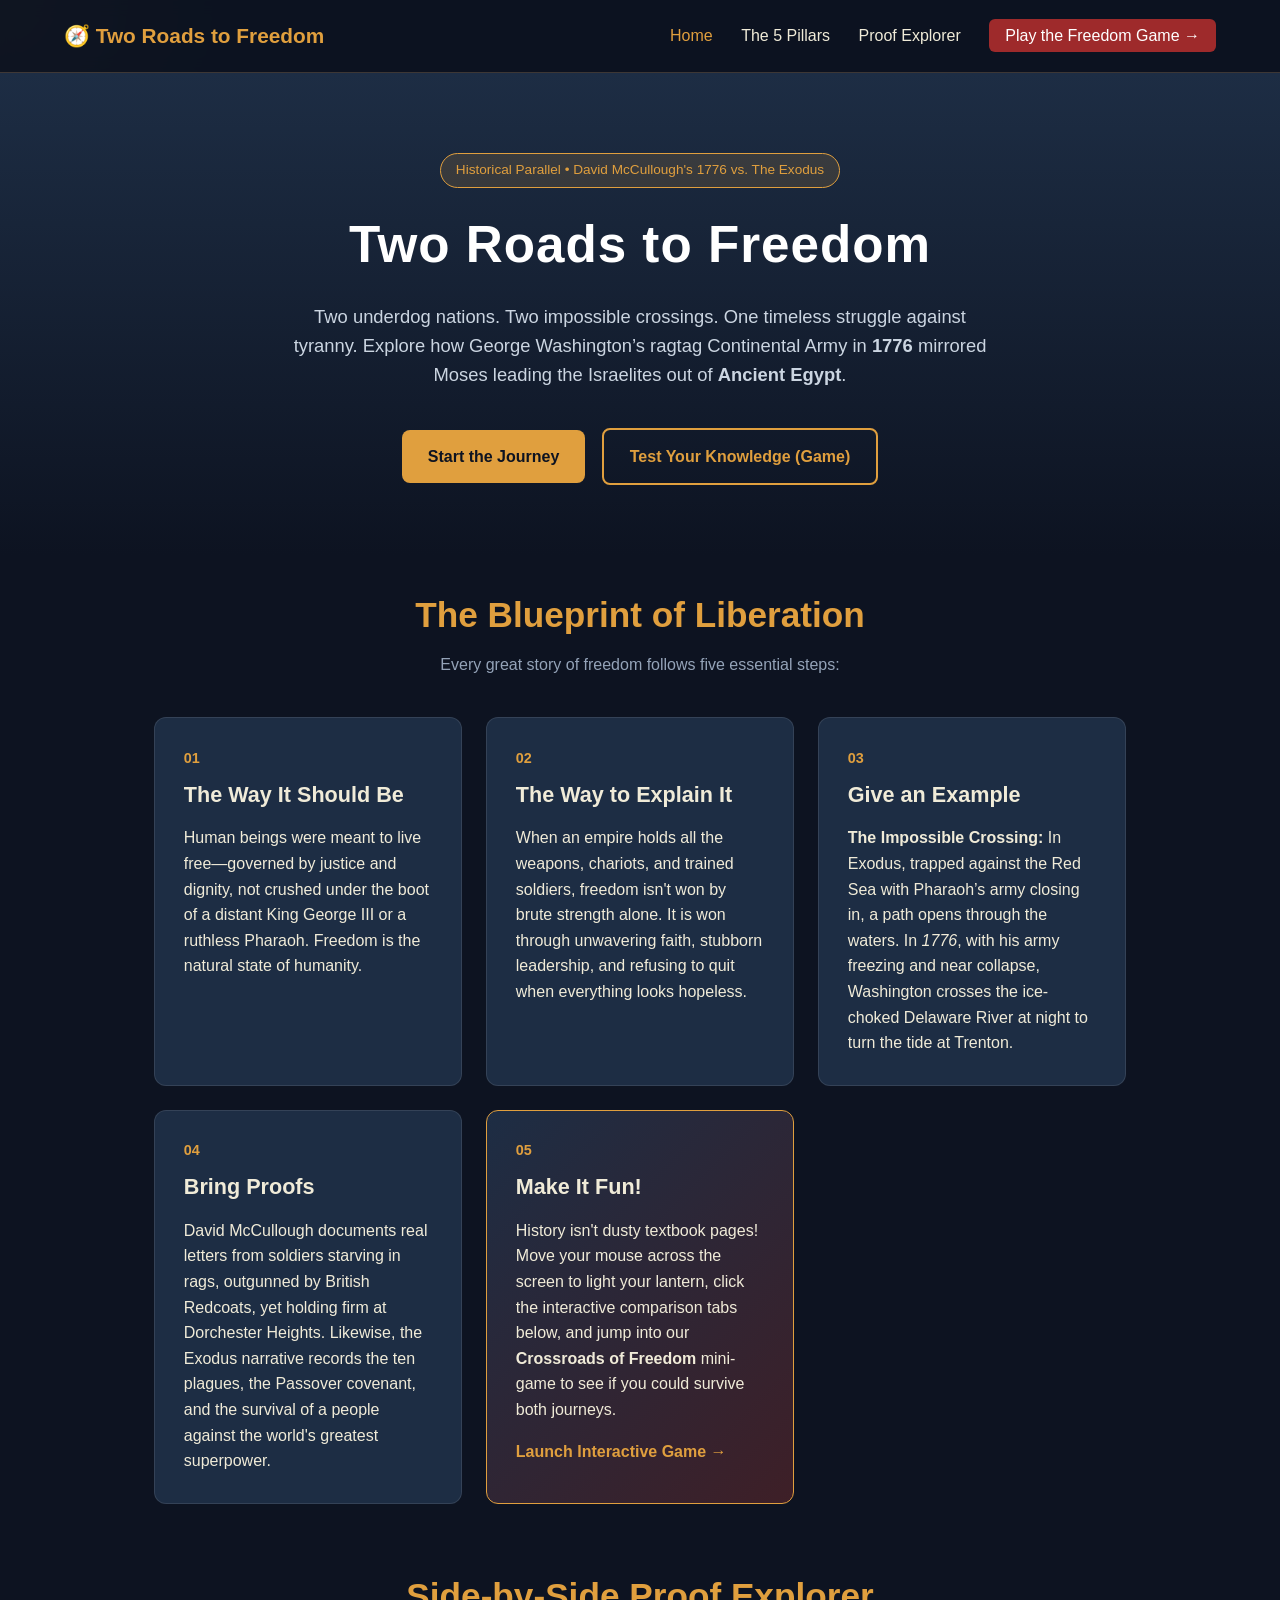
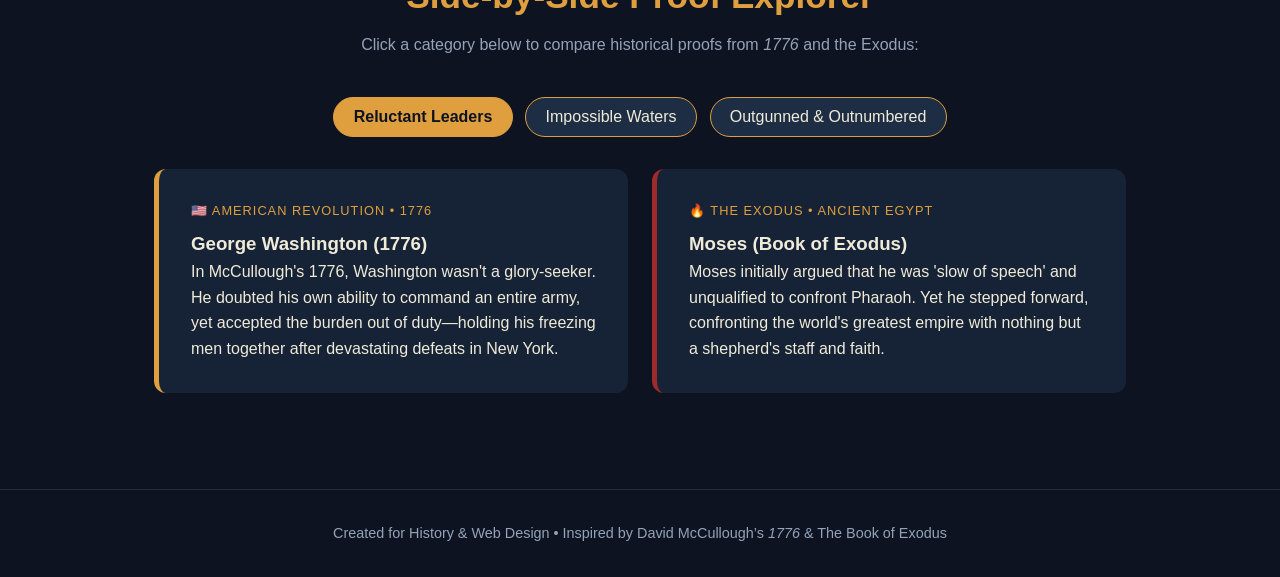
<file: index.html>
<!DOCTYPE html>
<html lang="en">
<head>
  <meta charset="UTF-8" />
  <meta name="viewport" content="width=device-width, initial-scale=1.0" />
  <title>Two Roads to Freedom | 1776 & The Exodus</title>
  <!-- Connects your CSS styling file -->
  <link rel="stylesheet" href="style.css" />
</head>
<body>

  <!-- Interactive Mouse-Follower Glow (Reacts to your cursor!) -->
  <div id="mouse-lantern"></div>

  <!-- Navigation Bar (Links to your Subpages) -->
  <header class="navbar">
    <div class="logo">🧭 Two Roads to Freedom</div>
    <nav>
      <a href="index.html" class="active">Home</a>
      <a href="#five-pillars">The 5 Pillars</a>
      <a href="#proof-explorer">Proof Explorer</a>
      <a href="game.html" class="nav-btn">Play the Freedom Game →</a>
    </nav>
  </header>

  <!-- Hero Section -->
  <section class="hero">
    <div class="hero-content">
      <span class="badge">Historical Parallel • David McCullough's 1776 vs. The Exodus</span>
      <h1>Two Roads to Freedom</h1>
      <p class="subtitle">
        Two underdog nations. Two impossible crossings. One timeless struggle against tyranny.
        Explore how George Washington’s ragtag Continental Army in <strong>1776</strong> mirrored 
        Moses leading the Israelites out of <strong>Ancient Egypt</strong>.
      </p>
      <div class="hero-buttons">
        <a href="#five-pillars" class="btn-primary">Start the Journey</a>
        <a href="game.html" class="btn-secondary">Test Your Knowledge (Game)</a>
      </div>
    </div>
  </section>

  <!-- The 5-Part Introduction Section -->
  <main class="container">
    <section id="five-pillars" class="pillars-section">
      <h2>The Blueprint of Liberation</h2>
      <p class="section-intro">Every great story of freedom follows five essential steps:</p>

      <div class="pillars-grid">
        <!-- 1. The way it should be -->
        <article class="card interactive-card">
          <div class="card-number">01</div>
          <h3>The Way It Should Be</h3>
          <p>
            Human beings were meant to live free—governed by justice and dignity, not crushed 
            under the boot of a distant King George III or a ruthless Pharaoh. Freedom is the 
            natural state of humanity.
          </p>
        </article>

        <!-- 2. The way to explain it -->
        <article class="card interactive-card">
          <div class="card-number">02</div>
          <h3>The Way to Explain It</h3>
          <p>
            When an empire holds all the weapons, chariots, and trained soldiers, freedom isn't 
            won by brute strength alone. It is won through unwavering faith, stubborn leadership, 
            and refusing to quit when everything looks hopeless.
          </p>
        </article>

        <!-- 3. Give an example -->
        <article class="card interactive-card">
          <div class="card-number">03</div>
          <h3>Give an Example</h3>
          <p>
            <strong>The Impossible Crossing:</strong> In Exodus, trapped against the Red Sea with 
            Pharaoh’s army closing in, a path opens through the waters. In <em>1776</em>, with his 
            army freezing and near collapse, Washington crosses the ice-choked Delaware River at 
            night to turn the tide at Trenton.
          </p>
        </article>

        <!-- 4. Bring proofs -->
        <article class="card interactive-card">
          <div class="card-number">04</div>
          <h3>Bring Proofs</h3>
          <p>
            David McCullough documents real letters from soldiers starving in rags, outgunned by 
            British Redcoats, yet holding firm at Dorchester Heights. Likewise, the Exodus narrative 
            records the ten plagues, the Passover covenant, and the survival of a people against 
            the world's greatest superpower.
          </p>
        </article>

        <!-- 5. Make it fun -->
        <article class="card interactive-card highlight-card">
          <div class="card-number">05</div>
          <h3>Make It Fun!</h3>
          <p>
            History isn't dusty textbook pages! Move your mouse across the screen to light your 
            lantern, click the interactive comparison tabs below, and jump into our 
            <strong>Crossroads of Freedom</strong> mini-game to see if you could survive both journeys.
          </p>
          <a href="game.html" class="inline-link">Launch Interactive Game →</a>
        </article>
      </div>
    </section>

    <!-- Interactive Proof Explorer (Powered by JSON + JavaScript) -->
    <section id="proof-explorer" class="explorer-section">
      <h2>Side-by-Side Proof Explorer</h2>
      <p class="section-intro">Click a category below to compare historical proofs from <em>1776</em> and the Exodus:</p>

      <div class="filter-buttons" id="topic-buttons">
        <!-- Buttons are generated automatically by script.js using our JSON data! -->
      </div>

      <div class="comparison-arena" id="comparison-display">
        <!-- Dynamic comparison cards appear here -->
      </div>
    </section>
  </main>

  <footer>
    <p>Created for History & Web Design • Inspired by David McCullough’s <em>1776</em> & The Book of Exodus</p>
  </footer>

  <!-- Connects your JavaScript file -->
  <script src="script.js"></script>
</body>
</html>
</file>
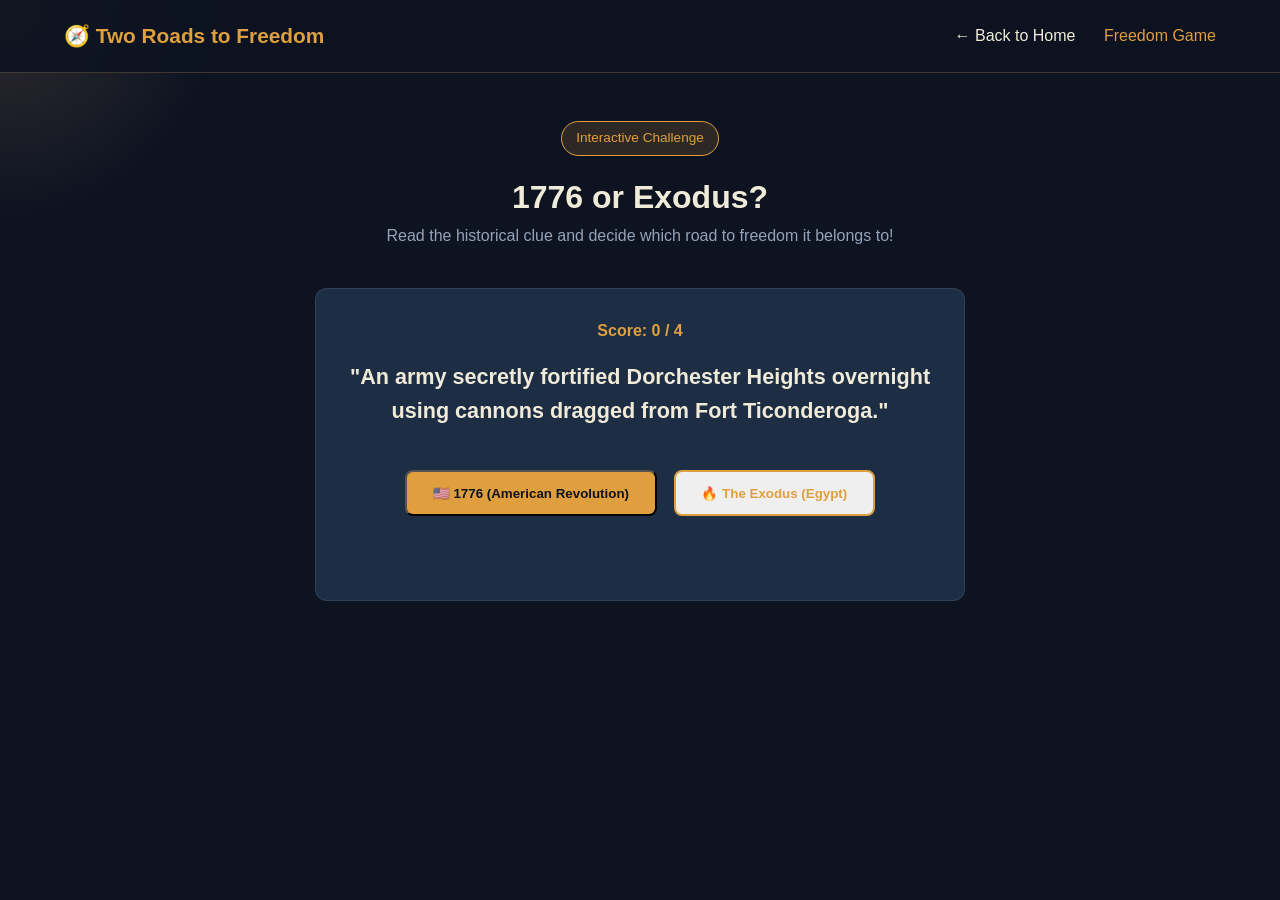
<file: game.html>
<!DOCTYPE html>
<html lang="en">
<head>
  <meta charset="UTF-8" />
  <meta name="viewport" content="width=device-width, initial-scale=1.0" />
  <title>Freedom Crossroads Game | Two Roads to Freedom</title>
  <link rel="stylesheet" href="style.css" />
</head>
<body>

  <div id="mouse-lantern"></div>

  <header class="navbar">
    <div class="logo">🧭 Two Roads to Freedom</div>
    <nav>
      <a href="index.html">← Back to Home</a>
      <a href="game.html" class="active">Freedom Game</a>
    </nav>
  </header>

  <main class="container" style="text-align: center; padding-top: 3rem;">
    <span class="badge">Interactive Challenge</span>
    <h1>1776 or Exodus?</h1>
    <p class="section-intro">Read the historical clue and decide which road to freedom it belongs to!</p>

    <div class="card" style="max-width: 650px; margin: 0 auto;">
      <p id="score-board" style="color: #e09f3e; font-weight: bold; margin-bottom: 1rem;">Score: 0 / 4</p>
      <h3 id="question-text" style="min-height: 80px;">Loading clue...</h3>
      
      <div style="margin-top: 1.5rem;">
        <button class="btn-primary" onclick="checkAnswer('1776')">🇺🇸 1776 (American Revolution)</button>
        <button class="btn-secondary" onclick="checkAnswer('Exodus')">🔥 The Exodus (Egypt)</button>
      </div>

      <p id="feedback" style="margin-top: 1.5rem; font-weight: bold; min-height: 24px;"></p>
    </div>
  </main>

  <script src="script.js"></script>
  <script>
    // Starter Game Logic (You can add as many questions as you want here!)
    const questions = [
      { clue: "An army secretly fortified Dorchester Heights overnight using cannons dragged from Fort Ticonderoga.", answer: "1776" },
      { clue: "A pillar of cloud by day and fire by night guided a newly freed nation through the wilderness.", answer: "Exodus" },
      { clue: "Soldiers crossed an ice-filled river on Christmas night to launch a surprise attack at Trenton.", answer: "1776" },
      { clue: "Ten plagues struck an empire before the ruler finally let the captive people depart.", answer: "Exodus" }
    ];

    let current = 0;
    let score = 0;

    function loadQuestion() {
      if (current < questions.length) {
        document.getElementById('question-text').textContent = `"${questions[current].clue}"`;
      } else {
        document.getElementById('question-text').textContent = `🎉 Journey Complete! You scored ${score} out of ${questions.length}!`;
      }
    }

    function checkAnswer(choice) {
      if (current >= questions.length) return;
      const feedback = document.getElementById('feedback');
      
      if (choice === questions[current].answer) {
        score++;
        feedback.style.color = "#4ade80";
        feedback.textContent = "✅ Correct! Great historical instincts!";
      } else {
        feedback.style.color = "#f87171";
        feedback.textContent = `❌ Not quite! That event happened in ${questions[current].answer}.`;
      }

      current++;
      document.getElementById('score-board').textContent = `Score: ${score} / ${questions.length}`;
      setTimeout(() => {
        feedback.textContent = "";
        loadQuestion();
      }, 1300);
    }

    loadQuestion();
  </script>
</body>
</html>
</file>
<file: style.css>
/* Reset & Base Styles */
* {
  box-sizing: border-box;
  margin: 0;
  padding: 0;
}

body {
  font-family: 'Segoe UI', Tahoma, Geneva, Verdana, sans-serif;
  background-color: #0d1321; /* Deep Midnight Navy */
  color: #f0ebd8;            /* Warm Parchment White */
  line-height: 1.6;
  overflow-x: hidden;
  position: relative;
}

/* Mouse-reactive glowing lantern effect */
#mouse-lantern {
  position: fixed;
  width: 450px;
  height: 450px;
  border-radius: 50%;
  background: radial-gradient(circle, rgba(212, 163, 115, 0.18) 0%, rgba(13, 19, 33, 0) 70%);
  pointer-events: none; /* Lets you click right through the glow */
  transform: translate(-50%, -50%);
  z-index: 1;
  transition: width 0.2s, height 0.2s;
}

/* Navigation Bar */
.navbar {
  display: flex;
  justify-content: space-between;
  align-items: center;
  padding: 1.2rem 5%;
  background: rgba(13, 19, 33, 0.9);
  border-bottom: 1px solid rgba(212, 163, 115, 0.25);
  position: sticky;
  top: 0;
  z-index: 100;
  backdrop-filter: blur(8px);
}

.logo {
  font-size: 1.3rem;
  font-weight: bold;
  color: #e09f3e; /* Historical Gold */
}

.navbar nav a {
  color: #f0ebd8;
  text-decoration: none;
  margin-left: 1.5rem;
  font-weight: 500;
  transition: color 0.3s;
}

.navbar nav a:hover, .navbar nav a.active {
  color: #e09f3e;
}

.nav-btn {
  background: #9e2a2b; /* Revolutionary Crimson */
  padding: 0.5rem 1rem;
  border-radius: 6px;
  color: #fff !important;
}

/* Hero Banner */
.hero {
  padding: 5rem 5% 4rem;
  text-align: center;
  background: linear-gradient(180deg, #1d2d44 0%, #0d1321 100%);
  position: relative;
  z-index: 2;
}

.badge {
  display: inline-block;
  background: rgba(224, 159, 62, 0.15);
  border: 1px solid #e09f3e;
  color: #e09f3e;
  padding: 0.35rem 0.9rem;
  border-radius: 20px;
  font-size: 0.85rem;
  margin-bottom: 1rem;
}

.hero h1 {
  font-size: 3.2rem;
  margin-bottom: 1rem;
  letter-spacing: 1px;
  color: #ffffff;
}

.subtitle {
  max-width: 720px;
  margin: 0 auto 2rem;
  font-size: 1.15rem;
  color: #cbd5e1;
}

.btn-primary, .btn-secondary {
  display: inline-block;
  padding: 0.85rem 1.6rem;
  border-radius: 8px;
  text-decoration: none;
  font-weight: bold;
  margin: 0.4rem;
  transition: transform 0.2s, box-shadow 0.2s;
}

.btn-primary {
  background: #e09f3e;
  color: #0d1321;
}

.btn-secondary {
  border: 2px solid #e09f3e;
  color: #e09f3e;
}

.btn-primary:hover, .btn-secondary:hover {
  transform: translateY(-3px);
  box-shadow: 0 8px 20px rgba(224, 159, 62, 0.25);
}

/* Container & Cards */
.container {
  max-width: 1100px;
  margin: 0 auto;
  padding: 2rem 5%;
  position: relative;
  z-index: 2;
}

h2 {
  text-align: center;
  font-size: 2.2rem;
  color: #e09f3e;
  margin-bottom: 0.5rem;
}

.section-intro {
  text-align: center;
  color: #94a3b8;
  margin-bottom: 2.5rem;
}

.pillars-grid {
  display: grid;
  grid-template-columns: repeat(auto-fit, minmax(280px, 1fr));
  gap: 1.5rem;
  margin-bottom: 4rem;
}

.card {
  background: #1d2d44;
  border: 1px solid rgba(255, 255, 255, 0.1);
  border-radius: 12px;
  padding: 1.8rem;
  transition: transform 0.2s ease, border-color 0.3s ease;
  transform-style: preserve-3d;
}

.card:hover {
  border-color: #e09f3e;
}

.highlight-card {
  background: linear-gradient(135deg, #1d2d44 0%, #3e1f27 100%);
  border: 1px solid #e09f3e;
}

.card-number {
  font-size: 0.9rem;
  font-weight: bold;
  color: #e09f3e;
  margin-bottom: 0.5rem;
}

.card h3 {
  margin-bottom: 0.8rem;
  font-size: 1.35rem;
}

.inline-link {
  display: inline-block;
  margin-top: 1rem;
  color: #e09f3e;
  font-weight: bold;
  text-decoration: none;
}

/* Proof Explorer (JSON Powered) */
.filter-buttons {
  display: flex;
  justify-content: center;
  flex-wrap: wrap;
  gap: 0.8rem;
  margin-bottom: 2rem;
}

.topic-btn {
  background: #1d2d44;
  color: #f0ebd8;
  border: 1px solid #e09f3e;
  padding: 0.6rem 1.2rem;
  border-radius: 25px;
  cursor: pointer;
  font-size: 1rem;
  transition: all 0.25s;
}

.topic-btn:hover, .topic-btn.active {
  background: #e09f3e;
  color: #0d1321;
  font-weight: bold;
}

.comparison-arena {
  display: grid;
  grid-template-columns: repeat(auto-fit, minmax(300px, 1fr));
  gap: 1.5rem;
  margin-bottom: 4rem;
}

.proof-box {
  background: #162235;
  padding: 2rem;
  border-radius: 12px;
  border-left: 5px solid #e09f3e;
  animation: fadeIn 0.4s ease;
}

.proof-box.exodus {
  border-left-color: #9e2a2b;
}

.proof-tag {
  font-size: 0.8rem;
  text-transform: uppercase;
  letter-spacing: 1px;
  color: #e09f3e;
  margin-bottom: 0.5rem;
  display: block;
}

@keyframes fadeIn {
  from { opacity: 0; transform: translateY(10px); }
  to { opacity: 1; transform: translateY(0); }
}

footer {
  text-align: center;
  padding: 2rem;
  border-top: 1px solid rgba(255, 255, 255, 0.1);
  color: #94a3b8;
  font-size: 0.9rem;
}
</file>
